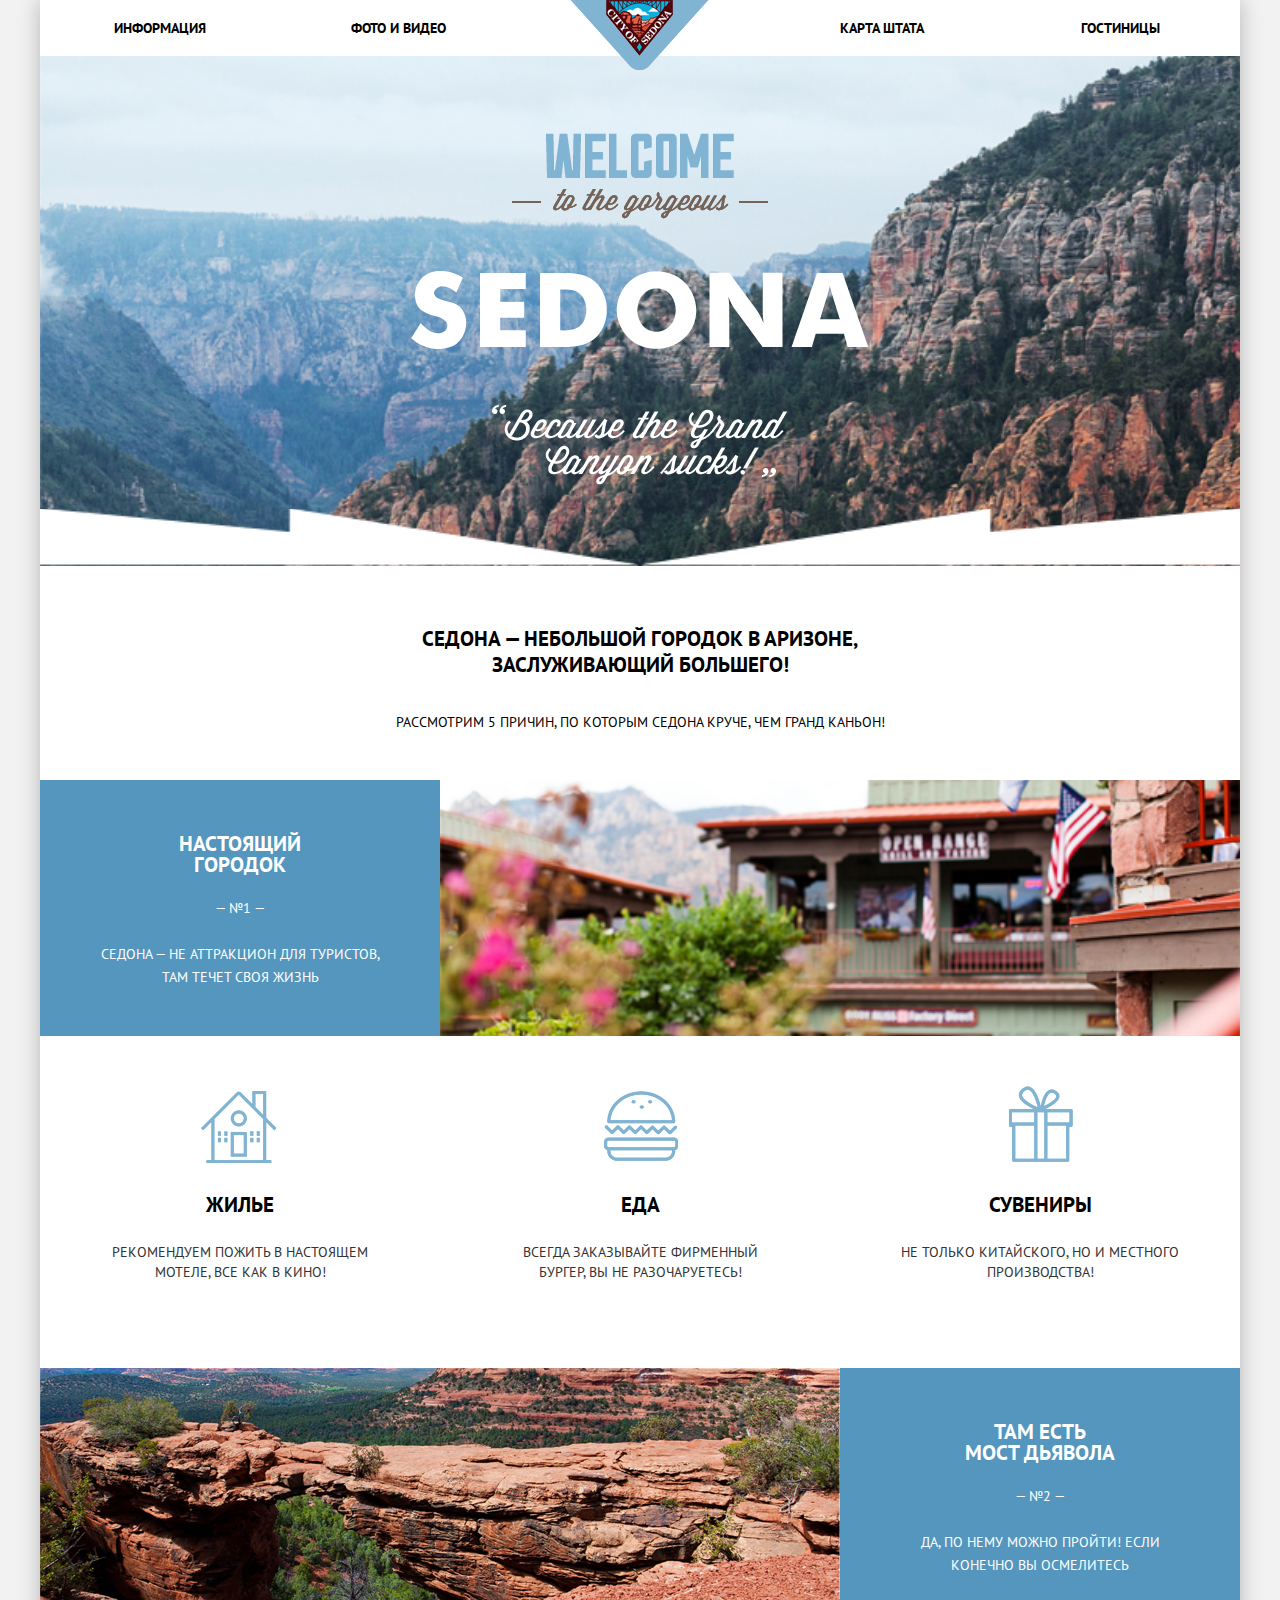
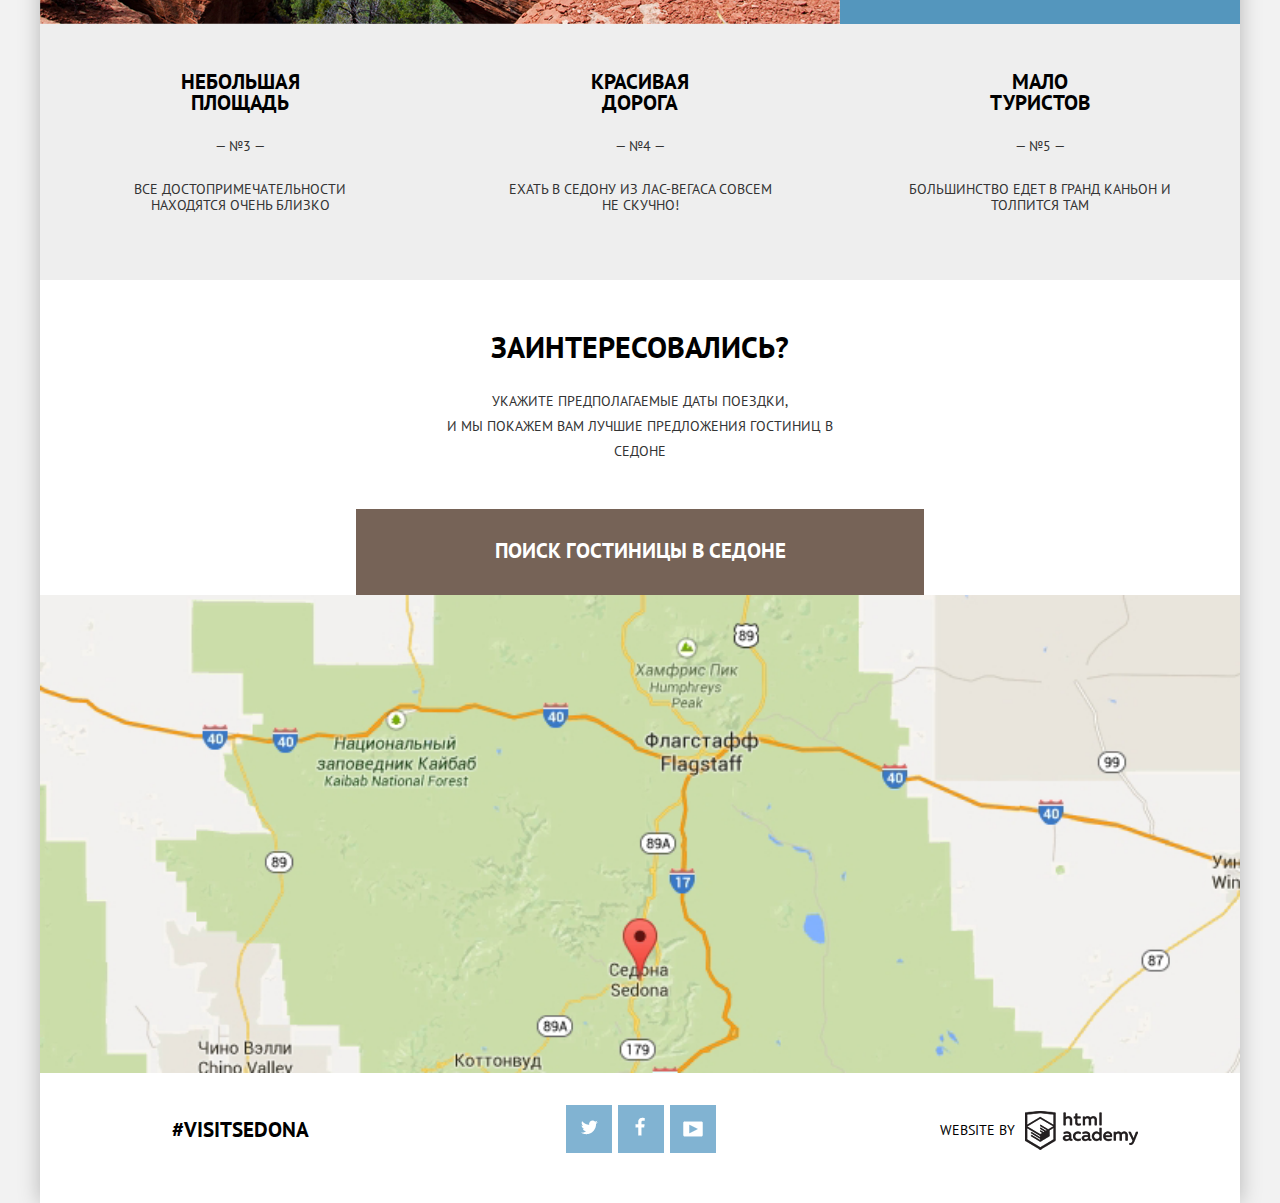
<file: index.html>
<!DOCTYPE html>
<html lang="ru">
  <head>
    <meta charset="utf-8">
    <title>HTML Academy: Седона</title>
    <link href="css/style.css" rel="stylesheet">
    <link rel="stylesheet" href="css/normalize.css">
    <link rel="stylesheet" href="css/style.css">
    <link href="https://fonts.googleapis.com/css?family=PT+Sans:400,700&amp;subset=cyrillic" rel="stylesheet">
  </head>
  <body>
    <div class="container">
      <header>
        <nav class="menu">
          <a class="menu__item" href="#">Информация</a>
          <a class="menu__item  menu__item--left" href="#">Фото и видео</a>
          <a class="menu__logo">
            <img class="menu__img" src="img/logo.png" alt="Седона" width="138" height="70">
          </a>
          <a class="menu__item  menu__item--right" href="#">Карта штата</a>
          <a class="menu__item" href="hotels.html">Гостиницы</a>
        </nav>
      </header>

      <main>
        <div class="head-block">
          <div class="head-block__images">
            <div class="head-block__text"></div>
          </div>
          <div class="head-block__mask"></div>
          <div class="head-block__caption">
            <p class="head-block__h2">Седона — небольшой городок в Аризоне, заслуживающий большего!</p>
            <p class="head-block__reasons">Рассмотрим 5 причин, по которым Седона круче, чем Гранд Каньон!</p>
          </div>
        </div>

        <div class="infoblock">
          <div class="infoblock__text feature">
            <p class="feature__h2  h2">Настоящий городок</p>
            <span class="feature__number">— №1 —</span>
            <p class="feature__description">Седона — не аттракцион для туристов, там течет своя жизнь</p>
          </div>
          <div class="infoblock__image  infoblock__image--town"></div>
        </div>

        <div class="comfort">
          <div class="comfort__item">
            <span class="comfort__house h2">Жилье</span>
            <p class="comfort__description">Рекомендуем пожить в настоящем мотеле, все как в кино!</p>
          </div>
          <div class="comfort__item">
            <span class="comfort__food h2">Еда</span>
            <p class="comfort__description">Всегда заказывайте фирменный бургер, вы не разочаруетесь!</p>
          </div>
          <div class="comfort__item">
            <span class="comfort__gift h2">Сувениры</span>
            <p class="comfort__description">Не только китайского, но и местного производства!</p>
          </div>
        </div>

        <div class="infoblock">
          <div class="infoblock__image  infoblock__image--bridge"></div>
          <div class="infoblock__text feature">
            <p class="feature__h2 h2">Там есть<br> мост дьявола</p>
            <span class="feature__number">— №2 —</span>
            <p class="feature__description">Да, по нему можно пройти! Если конечно вы осмелитесь</p>
          </div>
        </div>

        <div class="feature-block">
          <div class="feature-block__item feature">
            <span class="feature__h2 h2">Небольшая площадь</span>
            <span class="feature__number  feature__number--brown">— №3 —</span>
            <p class="feature__description  feature__number--brown">Все достопримеча<wbr>тельности находятся очень близко</p>
          </div>
          <div class="feature-block__item feature">
            <span class="feature__h2 h2">Красивая дорога</span>
            <span class="feature__number  feature__number--brown">— №4 —</span>
            <p class="feature__description  feature__number--brown">Ехать в Седону из Лас-Вегаса совсем не скучно!</p>
          </div>
          <div class="feature-block__item feature">
            <span class="feature__h2 h2">Мало туристов</span>
            <span class="feature__number  feature__number--brown">— №5 —</span>
            <p class="feature__description  feature__number--brown">Большинство едет в Гранд Каньон и толпится там</p>
          </div>
        </div>

        <div class="searchblock">
          <span class="searchblock__h1">Заинтересовались?</span>
          <p>Укажите предполагаемые даты поездки,<br> и мы покажем вам лучшие предложения гостиниц в Седоне</p>
          <a href="#" class="searchblock__btn btn btn--brown">Поиск гостиницы в Седоне</a>
          <div class="modal">
            <form class="modal__form" action="hotels.html" method="post">
              <label for="check-in">Дата заезда:</label>
              <div class="modal__date-wrapper">
                <input type="text" name="check-in" id="check-in" value="24 апреля 2016">
                <a class="modal__date-select" href="#">Выбор даты</a>
              </div>

              <label for="check-out">Дата выезда:</label>
              <div class="modal__date-wrapper">
                <input type="text" name="check-out" id="check-out" value="4 июля 2016">
                <a class="modal__date-select" href="#">Выбор даты</a>
              </div>

              <label for="adults">Взрослые:</label>
              <div class="modal__counter-wrapper">
                <a class="modal__counter-less" href="#">Меньше</a>
                <input type="text" name="adults" id="adults" value="2">
                <a class="modal__counter-more" href="#">Больше</a>
              </div>

              <label for="children">Дети:</label>
              <div class="modal__counter-wrapper">
                <a class="modal__counter-less" href="#">Меньше</a>
                <input type="text" name="children" id="children" value="0">
                <a class="modal__counter-more" href="#">Больше</a>
              </div>

              <button class="modal__btn btn btn--blue" type="submit">Найти</button>
            </form>
          </div>
        </div>

        <div class="map">
          <iframe src="https://www.google.com/maps/embed?pb=!1m18!1m12!1m3!1d418644.20805573254!2d-111.91307025202616!3d34.94011637716841!2m3!1f0!2f0!3f0!3m2!1i1024!2i768!4f13.1!3m3!1m2!1s0x872da132f942b00d%3A0x5548c523fa6c8efd!2z0KHQtdC00L7QvdCwLCDQkNGA0LjQt9C-0L3QsCA4NjMzNiwg0KHQqNCQ!5e0!3m2!1sru!2sru!4v1487507996121" width="1200"
          height="475" style="border:0" allowfullscreen></iframe>
        </div>

      </main>

      <footer>
        <div class="footer">

          <div class="footer__tag">#VisitSedona</div>
          <div class="footer__social social">
            <a class="social__item social__item--twitter" href="#">Twitter</a>
            <a class="social__item social__item--facebook" href="#">Facebook</a>
            <a class="social__item social__item--youtube" href="#">Youtube</a>
          </div>

          <div class="footer__copyright">
            <span>Website by</span>
            <a class="footer__academy" href="https://htmlacademy.ru/">HTML Academy</a>
          </div>

        </div>
      </footer>
    </div>
    <script src="js/script.js"></script>  
  </body>
</html>
</file>
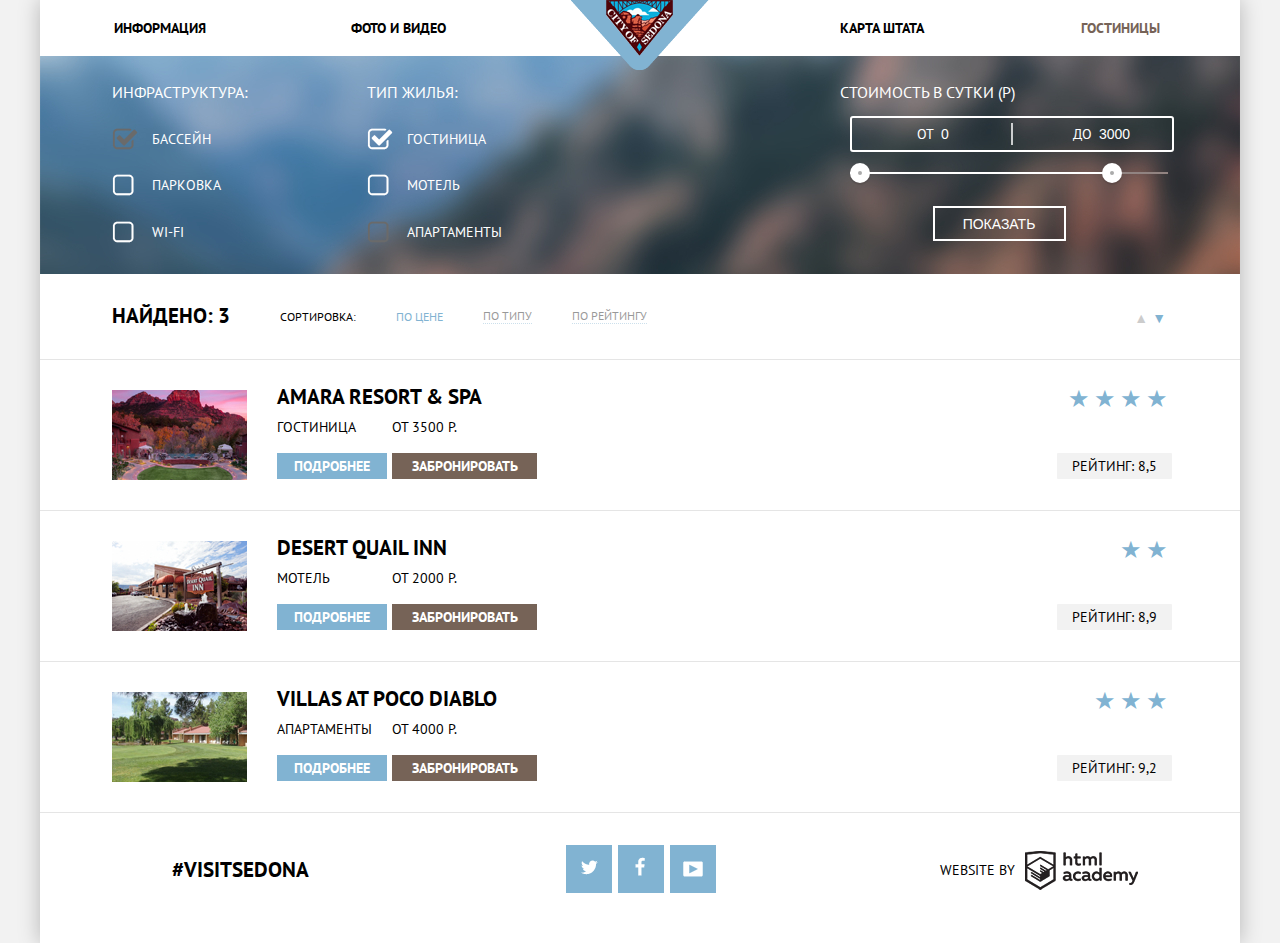
<file: hotels.html>
<!DOCTYPE html>
<html lang="ru">
  <head>
    <meta charset="utf-8">
    <title>HTML Academy: Седона</title>
    <link href="css/style.css" rel="stylesheet">
    <link rel="stylesheet" href="css/normalize.css">
    <link rel="stylesheet" href="css/style.css">
    <link href="https://fonts.googleapis.com/css?family=PT+Sans:400,700&amp;subset=cyrillic" rel="stylesheet">
  </head>
  <body>
    <div class="container">
      <header>
        <nav class="menu">
          <a class="menu__item" href="#">Информация</a>
          <a class="menu__item  menu__item--left" href="#">Фото и видео</a>
          <a class="menu__logo" href="index.html">
            <img class="menu__img" src="img/logo.png" alt="Седона" width="138" height="70">
          </a>
          <a class="menu__item  menu__item--right" href="#">Карта штата</a>
          <a class="menu__item  menu__item--active">Гостиницы</a>
        </nav>
      </header>

      <main>
        <div class="filter">
          <form class="filter__form">
           <div class="filter__wrapper">
             <div class="filter__column">
               <span class="filter__caption">Инфраструктура:</span>
               <input class="filter__checkbox" type="checkbox" name="pull" id="pull" checked disabled>
               <label class="filter__label" for="pull">Бассейн</label>
               <input class="filter__checkbox" type="checkbox" name="park" id="park">
               <label class="filter__label" for="park">Парковка</label>
               <input class="filter__checkbox" type="checkbox" name="wifi" id="wifi">
               <label class="filter__label" for="wifi">Wi-Fi</label>
             </div>
             <div class="filter__column">
               <span class="filter__caption">Тип жилья:</span>
               <input class="filter__checkbox" type="checkbox" name="hotel" id="hotel" checked>
               <label class="filter__label" for="hotel">Гостиница</label>
               <input class="filter__checkbox" type="checkbox" name="motel" id="motel">
               <label class="filter__label" for="motel">Мотель</label>
               <input class="filter__checkbox" type="checkbox" name="apartments" id="apartments" disabled>
               <label class="filter__label" for="apartments">Апартаменты</label>
             </div>
           </div>
           <div class="filter__column  filter__column--range">
             <span class="filter__caption  filter__caption--range">Стоимость в сутки (Р)</span>
             <div class="filter__range">
               <label for="min-price">От</label>
               <input class="filter__range-min" id="min-price" type="text" name="min-price" value="0">
               <label for="max-price">До</label>
               <input class="filter__range-max" id="max-price" type="text" name="max-price" value="3000">
             </div>
             <div class="filter__slider">
               <div class="filter__fullbar">
                  <div class="filter__bar"></div>
               </div>
               <div class="filter__point  filter__point--min"></div>
               <div class="filter__point  filter__point--max"></div>
             </div>
             <input class="filter__submit" type="submit" value="Показать">
           </div>
          </form>
        </div>

        <div class="sort">
          <div class="sort__items-block">
            <span class="sort__strong">Найдено: 3</span>
            <span class="sort__caption">Сортировка:</span>
            <span class="sort__item  sort__item--active">По цене</span>
            <span class="sort__item">По типу</span>
            <span class="sort__item">По рейтингу</span>
          </div>
          <div class="sort__arrow-block">
            <a class="sort__arrow" href="#">▲</a>
            <a class="sort__arrow sort__arrow--active">▼</a>
          </div>
        </div>

        <div class="hotels">
         
          <div class="hotels__item  hotel">
            <div class="hotel__item-wrapper">
              <div class="hotel__info-wrapper">
                <img src="img/hotel-1.jpg" alt="Amara Resort & Spa" width="135" height="90">
                <div class="hotel__info">
                  <span class="hotel__caption">Amara Resort &amp; Spa</span>
                  <div class="hotel__type">
                    <span>Гостиница</span>
                    <a class="hotel__btn  btn  btn--blue" href="#">ПОДРОБНЕЕ</a>
                  </div>
                  <div class="hotel__price">
                    <span>ОТ 3500 Р.</span>
                    <a class="hotel__btn  btn  btn--brown" href="#">ЗАБРОНИРОВАТЬ</a>
                  </div>
                </div>
              </div>
              <div class="hotel__rating">
                <div class="hotel__stars">★★★★</div>
                <div class="hotel__rate-value">Рейтинг: 8,5</div>
              </div>
            </div>
          </div>

          <div class="hotels__item  hotel">
            <div class="hotel__item-wrapper">
              <div class="hotel__info-wrapper">
                <img src="img/hotel-2.jpg" alt="Desert Quail Inn" width="135" height="90">
                <div class="hotel__info">
                  <span class="hotel__caption">Desert Quail Inn</span>
                  <div class="hotel__type">
                    <span>Мотель</span>
                    <a class="hotel__btn  btn  btn--blue" href="#">ПОДРОБНЕЕ</a>
                  </div>
                  <div class="hotel__price">
                    <span>ОТ 2000 Р.</span>
                    <a class="hotel__btn  btn  btn--brown" href="#">ЗАБРОНИРОВАТЬ</a>
                  </div>
                </div>
              </div>
              <div class="hotel__rating">
                <div class="hotel__stars">★★</div>
                <div class="hotel__rate-value">Рейтинг: 8,9</div>
              </div>
            </div>
          </div>

          <div class="hotels__item  hotel">
            <div class="hotel__item-wrapper">
              <div class="hotel__info-wrapper">
                <img src="img/hotel-3.jpg" alt="Villas at Poco Diablo" width="135" height="90">
                <div class="hotel__info">
                  <span class="hotel__caption">Villas at Poco Diablo</span>
                  <div class="hotel__type">
                    <span>Апартаменты</span>
                    <a class="hotel__btn  btn  btn--blue" href="#">ПОДРОБНЕЕ</a>
                  </div>
                  <div class="hotel__price">
                    <span>ОТ 4000 Р.</span>
                    <a class="hotel__btn  btn  btn--brown" href="#">ЗАБРОНИРОВАТЬ</a>
                  </div>
                </div>
              </div>
              <div class="hotel__rating">
                <div class="hotel__stars">★★★</div>
                <div class="hotel__rate-value">Рейтинг: 9,2</div>
              </div>
            </div>
          </div>
        </div>
      </main>

      <footer>
        <footer>
        <div class="footer">

          <div class="footer__tag">#VisitSedona</div>
          <div class="footer__social social">
            <a class="social__item social__item--twitter" href="#">Twitter</a>
            <a class="social__item social__item--facebook" href="#">Facebook</a>
            <a class="social__item social__item--youtube" href="#">Youtube</a>
          </div>

          <div class="footer__copyright">
            <span>Website by</span>
            <a class="footer__academy" href="https://htmlacademy.ru/">HTML Academy</a>
          </div>

        </div>
      </footer>
    </div>
  </body>
</html>
</file>
<file: css/style.css>
body {
  background-color: #f2f2f2;
  margin: 0;
}

.container {
  width: 1200px;
  margin: 0 auto;
  font-family: "PT Sans", "Arial", sans-serif;
  font-size: 14px;
  font-weight: normal;
  text-transform: uppercase;
  background-color: #fff;
  box-shadow: 0 0 20px rgba(0, 0, 0, 0.25);
}

.visually-hidden {
  display: none;
}

.btn {
  color: #fff;
  text-decoration: none;
}

.btn--brown {
  background-color: #766357;
}

.btn--blue {
  background-color: #81b3d2;
}

.btn--blue:hover {
  background-color: #669ec0;
}

.btn--blue:active {
  background-color: #5496bd;
  color: #87b5d1;
}

.btn--brown:hover {
  background-color: #604e43
}

.btn--brown:active {
  background-color: #503e33;
  color: #847870;
}

.menu {
  min-height: 56px;
  position: relative;
  display: flex;
}

.menu__item {
  color: #000000;
  font-size: 14px;
  font-weight: bold;
  text-decoration: none;
  box-sizing: border-box;
  width: 239px;
  text-align: center;
  padding-top: 20px;
}

.menu__logo {
  width: 244px;
  text-align: center;
  position: relative;
}

.menu__img {
  position: absolute;
  top: 0;
  left: 53px;
  z-index: 1;
}

.menu__item:hover {
  color: #81b3d2;
}

.menu__item:active {
  color: #b2b2b2;
}

.menu__item--active {
  color: #766357;
}

.menu__item--active:hover {
  color: #604e43;
}

.menu__item--active:active {
  color: #dbd8d5;
}

.head-block__images {
  padding-top: 77px;
  background: url("../img/header.jpg");
  background-repeat: no-repeat;
  background-color: #81b3d2;
  height: 510px;
  background-size: cover;
  background-position: 0 -55px;
  box-sizing: border-box;
}

.head-block__text {
  background-image: url(../img/header-text.png);
  background-position: center;
  background-repeat: no-repeat;
  height: 352px;
}

.head-block__mask {
  background: url("../img/mask.png") bottom center no-repeat;
  background-size: cover;
  height: 57px;
  margin-top: -57px;
}

.head-block__caption {
  width: 100%;
  display: flex;
  flex-direction: column;
  align-items: center;
  padding-top: 5px;
}

.head-block__h2 {
  font-size: 21px;
  font-weight: bold;
  width: 500px;
  text-align: center;
  margin-top: 55px;
  line-height: 26px;
}

.head-block__reasons {
  width: 500px;
  text-align: center;
  font-size: 14px;
  margin-top: 15px;
  margin-bottom: 50px;
}

.infoblock {
  display: flex;
  min-height: 256px;
}

.infoblock__text {
  color: #fff;
  background-color: #5496bd;
  min-width: 256px;
  max-width: 400px;
}

.feature {
  display: flex;
  flex-direction: column;
  justify-content: center;
  align-items: center;
  text-align: center;
  flex-grow: 2;
}

.feature__number {
  margin-top: 25px;
  margin-bottom: 27px;
}

.feature__h2 {
  width: 154px;
  line-height: 21px;
  padding-top: 5px;
}

.feature__h2,
.feature__description {
  max-width: 280px;
  margin: 0;
}

.infoblock .feature__description {
  max-width: 302px;
  line-height: 23px;
}

.feature__number,
.feature__description {
  font-size: 14px;
  font-weight: normal;
  display: block;
}

.h2 {
  font-size: 21px;
  font-weight: bold;
}

.infoblock__image {
  min-width: 512px;
  max-width: 800px;
  flex-grow: 1;
}

.infoblock__image--town {
  background: url("../img/gallery-1.jpg");
  background-repeat: no-repeat;
  background-size: cover;
  background-position: 0px -78px;
}

.infoblock__image--bridge {
  background: url("../img/gallery-2.jpg");
  background-size: cover;
  background-repeat: no-repeat;
  background-position: center;
}

.comfort {
  display: flex;
  justify-content: space-around;
}

.comfort__item {
  min-width: 163px;
  max-width: 285px;
  text-align: center;
  margin-top: 157px;
  margin-bottom: 72px;
}

.comfort__house,
.comfort__food,
.comfort__gift {
  position: relative;
}

.comfort__house::before {
  content: "";
  position: absolute;
  top: -100px;
  left: -5px;
  background-image: url("../img/icon-house.png");
  background-repeat: no-repeat;
  width: 75px;
  height: 72px;
}

.comfort__food::before {
  content: "";
  position: absolute;
  top: -100px;
  left: -17px;
  background-image: url("../img/icon-food.png");
  background-repeat: no-repeat;
  width: 74px;
  height: 70px;
}

.comfort__gift::before {
  content: "";
  position: absolute;
  top: -105px;
  left: 20px;
  background-image: url("../img/icon-gift.png");
  background-repeat: no-repeat;
  width: 64px;
  height: 76px;
}

.comfort__description {
  color: #333333;
  margin-top: 25px;
  line-height: 20px;
}

.feature-block {
  display: flex;
  justify-content: space-between;
  background-color: #eeeeee;
  height: 256px;
}

.feature-block__item {
  text-align: center;
  align-self: center;
  padding: 50px;
  padding-top: 25px;
}

.feature__number--brown {
  color: #333333;
}

.searchblock {
  display: flex;
  flex-direction: column;
  text-align: center;
  margin: auto;
  position: relative;
}

.searchblock__h1 {
  font-size: 30px;
  font-weight: bold;
  padding-top: 50px;
  padding-bottom: 10px;
}

.searchblock p {
  width: 435px;
  align-self: center;
  color: #333333;
  line-height: 25px;
  margin-bottom: 45px;
}

.searchblock__btn {
  font-size: 21px;
  font-weight: bold;
  width: 568px;
  height: 86px;
  align-self: center;
  box-sizing: border-box;
  padding-top: 30px;
}

.map {
  background: url("../img/map.jpg") top center no-repeat;
  background-size: cover;
  min-height: 475px;
  position: relative;
  overflow: hidden;
}

.footer {
  display: flex;
  justify-content: space-between;
  padding-top: 35px;
  padding-bottom: 50px;
  min-height: 120px;
  box-sizing: border-box;
}

.footer__tag {
  font-size: 21px;
  font-weight: bold;
  margin-left: 132px;
  padding-top: 10px;
}

.footer__social {
  margin-top: -16px;
  margin-left: 30px;
}

.social__item {
  display: inline-block;
  font-size: 0;
  position: relative;
  width: 46px;
  height: 48px;
  background-color: #81b3d2;
  margin-left: 2px;
}

.social__item::before {
  content: "";
  position: absolute;
  background-image: url(../img/sprite.png);
  background-repeat: no-repeat;
}

.social__item:hover {
  background-color: #669ec0;
}

.social__item:active {
  background-color: #5496bd;
}

.social__item--twitter::before {
  top: 15px;
  left: 15px;
  width: 17px;
  height: 15px;
  background-position: -5px -360px;
}

.social__item--facebook::before {
  top: 12px;
  left: 17px;
  width: 10px;
  height: 19px;
  background-position: -5px -229px;
}

.social__item--youtube::before {
  top: 16px;
  left: 13px;
  width: 20px;
  height: 16px;
  background-position: -5px -385px;
}

.social__item--twitter:active::before,
.social__item--facebook:active::before,
.social__item--youtube:active::before {
  opacity: 0.4;
}


.footer__copyright {
  display: flex;
  align-items: center;
  text-transform: uppercase;
  margin-right: 102px;
}

.footer__academy {
  margin-left: 10px;
  font-size: 0;
  background-image: url(../img/icon-academy.png);
  width: 113px;
  height: 39px;
}

.footer__academy:hover {
  background-image: url(../img/icon-academy-blue.png);
}

.footer__academy:active {
  background-image: url(../img/icon-academy-grey.png);
}

.modal {
  position: absolute;
  z-index: 10;
  left: 316px;
  top: 288px;
  display: block;
  visibility: visible;
  box-sizing: border-box;
  width: 568px;
  min-height: 395px;
  padding: 55px;
  -webkit-transition: all 0.4s ease;
  transition: all 0.4s ease;
  -webkit-transform: translateY(0);
  transform: translateY(0);
  opacity: 1;
  background-color: #ffffff;
  box-shadow: 0 0 20px rgba(0, 0, 0, 0.25);
  font-size: 0;
}

.modal__hide {
  visibility: hidden;
  -webkit-transform: translateY(-100%);
  transform: translateY(-100%);
  opacity: 0;
}

.modal label {
  display: inline-block;
  box-sizing: border-box;
  width: 25%;
  margin-bottom: 37px;
  text-align: left;
  vertical-align: baseline;
  font-weight: bold;
  font-size: 14px;
}

.modal label:last-of-type {
  padding-right: 25px;
  text-align: right;
}

.modal input {
  display: inline-block;
  box-sizing: border-box;
  width: 100%;
  min-height: 38px;
  padding: 0 12px;
  text-align: left;
  vertical-align: baseline;
  text-transform: uppercase;
  border: none;
  outline: none;
  background-color: #f2f2f2;
  font-weight: bold;
  font-size: 14px;
}

.modal input:hover {
  background-color: #ebebeb;
}

.modal input:focus {
  outline: 2px solid #e5e5e5;
  background-color: #ffffff;
}

.modal__date-wrapper {
  position: relative;
  display: inline-block;
  width: 75%;
  vertical-align: baseline;
}

.modal__date-select {
  position: absolute;
  top: 50%;
  right: 10px;
  display: block;
  cursor: pointer;
  -webkit-transform: translateY(-50%);
  transform: translateY(-50%);
  background-image: url(../img/sprite.png);
  background-repeat: no-repeat;
  background-position: -5px -69px;
  font-size: 0;
  width: 21px;
  height: 22px;
}

.modal__date-select:hover {
  background-position: -5px -5px;
}

.modal__date-select:active {
  background-position: -5px -37px;
}

.modal__counter-wrapper {
  display: inline-block;
  width: 25%;
  height: 38px;
  vertical-align: baseline;
}

.modal__counter-wrapper input {
  width: 33.3%;
  text-align: center;
}

.modal__counter-wrapper > a {
  position: relative;
  display: inline-block;
  box-sizing: border-box;
  width: 33.3%;
  min-height: 38px;
  vertical-align: top;
  text-decoration: none;
  color: #a9a9a9;
  background-color: #f2f2f2;
  font-size: 0;
}

.modal__counter-wrapper:hover > a,
.modal__counter-wrapper:hover > input {
  background-color: #ebebeb;
}

.modal__counter-wrapper > input:focus {
  outline: none;
  background-color: #f2f2f2;
}

.modal__counter-less::before {
  content: "";
  position: absolute;
  top: 18px;
  left: 14px;
  background-image: url(../img/sprite.png);
  background-repeat: no-repeat;
  width: 12px;
  height: 3px;
  background-position: -5px -284px;
}

.modal__counter-more::after {
  content: "";
  position: absolute;
  background-image: url(../img/sprite.png);
  background-repeat: no-repeat;
  width: 11px;
  height: 11px;
  background-position: -5px -339px;
  top: 13px;
  left: 13px;
}

.modal__counter-less:hover::before {
  background-position: -5px -258px;
}

.modal__counter-more:hover::after {
  background-position: -5px -297px;
}

.modal__counter-less:active::before {
  background-position: -5px -271px;
}

.modal__counter-more:active::after {
  background-position: -5px -318px;
}

.modal__btn {
  width: 458px;
  height: 58px;
  box-sizing: border-box;
  font-size: 21px;
  font-weight: bold;
  text-transform: uppercase;
  border: none;
  margin-top: 30px;
  outline: none;
}

.modal__error {
  animation-name: shake;
  animation-duration: 0.3s;
}

@keyframes shake {
  0%, 100% {
    transform: translateY(0);
  }
  15%, 65% {
    transform: translateY(-7px);
  }
  30%, 90% {
    transform: translateY(7px);
  }
}


/* ====== Отели ======= */


.filter {
  background: url("../img/background.jpg");
  background-color: #5496bd;
  height: 218px;
  background-size: cover;
  background-repeat: no-repeat;
  background-position: 0 -60px;
  position: relative;
  width: 100%;
}

.filter__form {
  display: flex;
  color: #fff;
  margin: auto;
  justify-content: space-between;
}

.filter__wrapper {
  display: flex;
  justify-content: space-between;
  width: 405px;
  padding-left: 72px;
}

.filter__column {
  display: flex;
  flex-direction: column;
  width: 150px;
}

.filter__label {
  margin-bottom: 30px;
  padding-left: 40px;
  position: relative;
}

.filter__label::before {
  content: "";
  position: absolute;
  background-image: url("../img/sprite.png");
  width: 22px;
  height: 22px;
  background-position: -5px -101px;
  background-repeat: no-repeat;
  top: -3px;
  left: 0;
}

.filter__checkbox:checked + .filter__label::before {
  width: 26px;
  background-position: -5px -133px;
}

.filter__checkbox:disabled + .filter__label::before {
  background-position: -5px -197px;
}

.filter__checkbox:checked:disabled + .filter__label::before {
  width: 26px;
  background-position: -5px -165px;
}

.filter__checkbox {
  display: none;
}

.filter__caption {
  font-size: 16px;
  margin-bottom: 30px;
  margin-top: 27px;
}

.filter__column--range {
  width: 328px;
  display: flex;
  flex-direction: column;
  margin-right: 72px;
}

.filter__caption--range {
  margin-bottom: 15px;
}

.filter__range {
  display: flex;
  width: 320px;
  padding: 7px 0;
  color: #fff;
  border: 2px solid #fff;
  border-radius: 3px;
  background-color: transparent;
  font-size: 14px;
  position: relative;
  align-items: center;
  margin-left: 10px;
}

.filter__range label {
}

.filter__range label[for="min-price"] {
  margin-left: 65px;
}

.filter__range label[for="max-price"] {
  margin-left: 65px;
}

.filter__range::after {
  content: "";
  position: absolute;
  top: 50%;
  left: 50%;
  display: block;
  height: 22px;
  -webkit-transform: translate(-50%,-50%);
  transform: translate(-50%,-50%);
  border-right: 1px solid #fff;
  background-color: #fff;
}

.filter__range-min,
.filter__range-max {
  width: 65px;
  color: #ffffff;
  border: none;
  background-color: transparent;
  margin-left: 5px;
}

.filter__range-min {
}

.filter__range-min:focus,
.filter__range-max:focus {
  outline: none;
}

.filter__slider {
  position: relative;
  min-height: 22px;
  margin-bottom: 32px;
  margin-left: 10px;
}

.filter__fullbar {
  position: absolute;
  bottom: 0;
  width: 100%;
  height: 2px;
  border-bottom: 2px solid #918381;
}

.filter__bar {
  width: 80%;
  height: 2px;
  border-bottom: 2px solid #ffffff;
}

.filter__point {
  content: "";
  position: absolute;
  top: 11px;
  width: 20px;
  height: 20px;
  cursor: pointer;
  border-radius: 50%;
  background-color: #ffffff;
  box-shadow: 0 2px 1px 0 rgba(0, 0, 0, 0.1);
}

.filter__point::before {
  content: "";
  position: absolute;
  top: 50%;
  left: 50%;
  width: 4px;
  height: 4px;
  -webkit-transform: translate(-50%,-50%);
  transform: translate(-50%,-50%);
  border-radius: 50%;
  background-color: #ababab;
}

.filter__point:hover::before {
  background-color: #1c4f80;
}

.filter__point--min {
  left: 0;
}

.filter__point--max {
  right: 46px;
}

.filter__submit {
  width: 133px;
  height: 35px;
  border: 2px solid #fff;
  background-color: transparent;
  color: #fff;
  text-transform: uppercase;
  align-self: center;
  margin-left: -10px;
}

.filter__submit:hover {
  color: #000000;
  background-color: #ffffff;
}

.sort {
  display: flex;
  justify-content: space-between;
  margin-left: 72px;
  height: 85px;
  position: relative;
}

.sort__items-block {
  display: flex;
  align-items: center;
}

.sort__strong {
  font-size: 21px;
  font-weight: bold;
}

.sort__caption {
  font-size: 12px;
  margin-left: 50px;
}

.sort__item {
  opacity: 0.4;
  color: #000000;
  font-size: 12px;
  border-bottom: 1px dotted #81b3d2;
  height: 14px;
  margin-left: 40px;
}

.sort__item:hover {
  color: #81b3d2;
  opacity: 1;
}

.sort__item:active {
  color: #000;
  opacity: 1;
  border: none;
}

.sort__item--active,
.sort__item--active:hover,
.sort__item--active:active {
  color: #81b3d2;
  opacity: 1;
  border: none;
}

.sort__arrow-block {
  position: absolute;
  top: calc(50% + 1px);
  right: 1px;
  margin-right: 73px;
  -webkit-transform: translateY(-50%);
  transform: translateY(-50%);
}

.sort__arrow {
  -webkit-user-select: none;
  -moz-user-select: none;
  -ms-user-select: none;
  user-select: none;
  text-decoration: none;
  color: #cccccc;
  font-size: 14px;
}

.sort__arrow:hover {
  color: #000000;
}

.sort__arrow:active {
  color: #81b3d2;
}

.sort__arrow--active {
  color: #81b3d2;
}

.sort__arrow--active:hover {
  color: #81b3d2;
}

.sort__arrow--active:active {
  color: #81b3d2;
}

.hotels {
  border-top: 1px solid #e5e5e5;
}

.hotel {
  border-bottom: 1px solid #e5e5e5;
}

.hotel__item-wrapper {
  width: 1060px;
  height: 150px;
  display: flex;
  justify-content: space-between;
  box-sizing: border-box;
  padding-top: 25px;
  margin-left: 72px;
}

.hotel__info-wrapper {
  height: 90px;
  display: flex;
  width: 440px;
}

.hotel img {
  margin-top: 5px;
}

.hotel__info {
  display: flex;
  flex-wrap: wrap;
  margin-left: 30px;
}

.hotel__caption {
  width: 100%;
  font-size: 21px;
  font-weight: bold;
  margin-bottom: 10px;
}

.hotel__btn {
  font-weight: bold;
  padding: 5px 15px;
  margin-top: 18px;
  text-align: center;
}

.hotel__type,
.hotel__price {
  display: flex;
  flex-direction: column;
  justify-content: flex-end;
}

.hotel__type {
  width: 110px;
}

.hotel__price {
  width: 145px;
  margin-left: 5px;
}

.hotel__rating {
  display: flex;
  flex-direction: column;
  align-items: flex-end;
}

.hotel__stars {
  font-size: 24px;
  letter-spacing: 4px;
  top: 28px;
  right: 67px;
  color: #81b3d2;
}

.hotel__rate-value {
  background-color: #f2f2f2;
  margin-top: 40px;
  padding: 5px 15px;
  border-radius: 1px;
}

.sprite {
    background-image: url(spritesheet.png);
    background-repeat: no-repeat;
    display: block;
}
</file>
